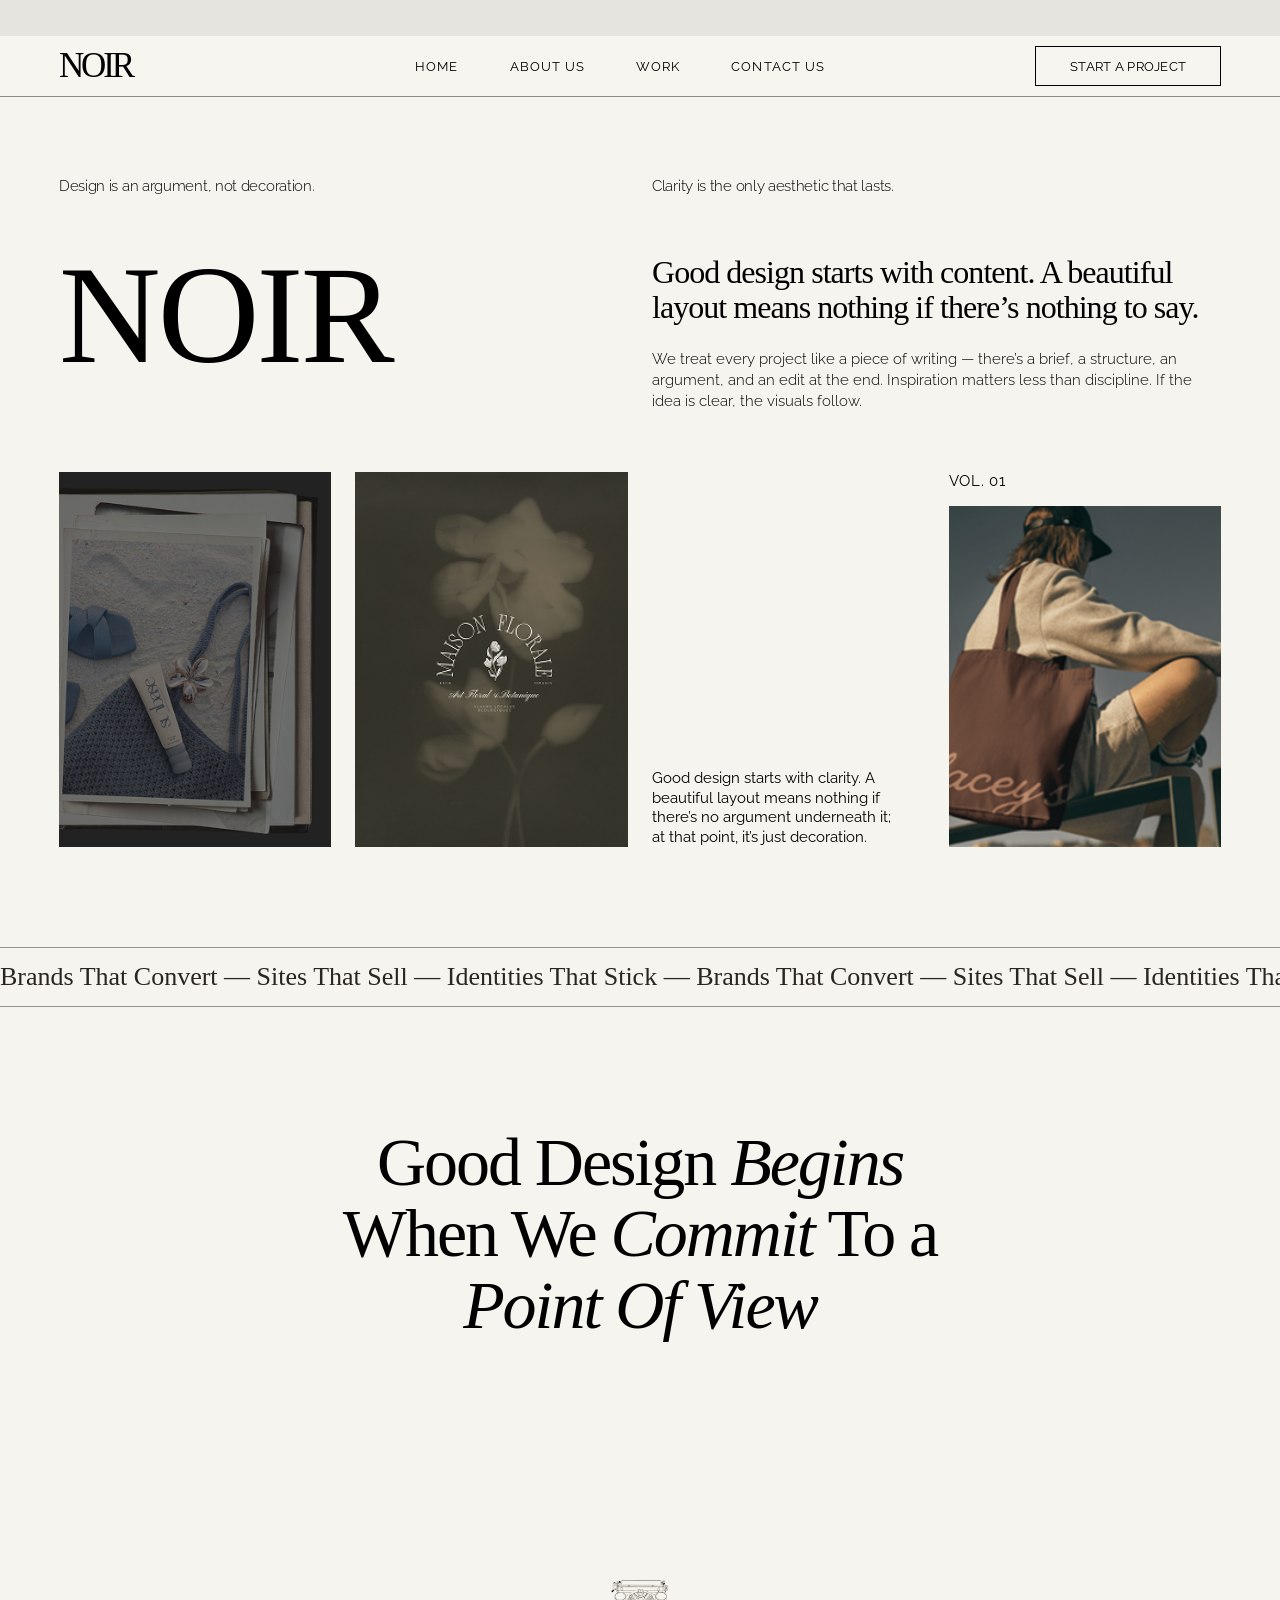
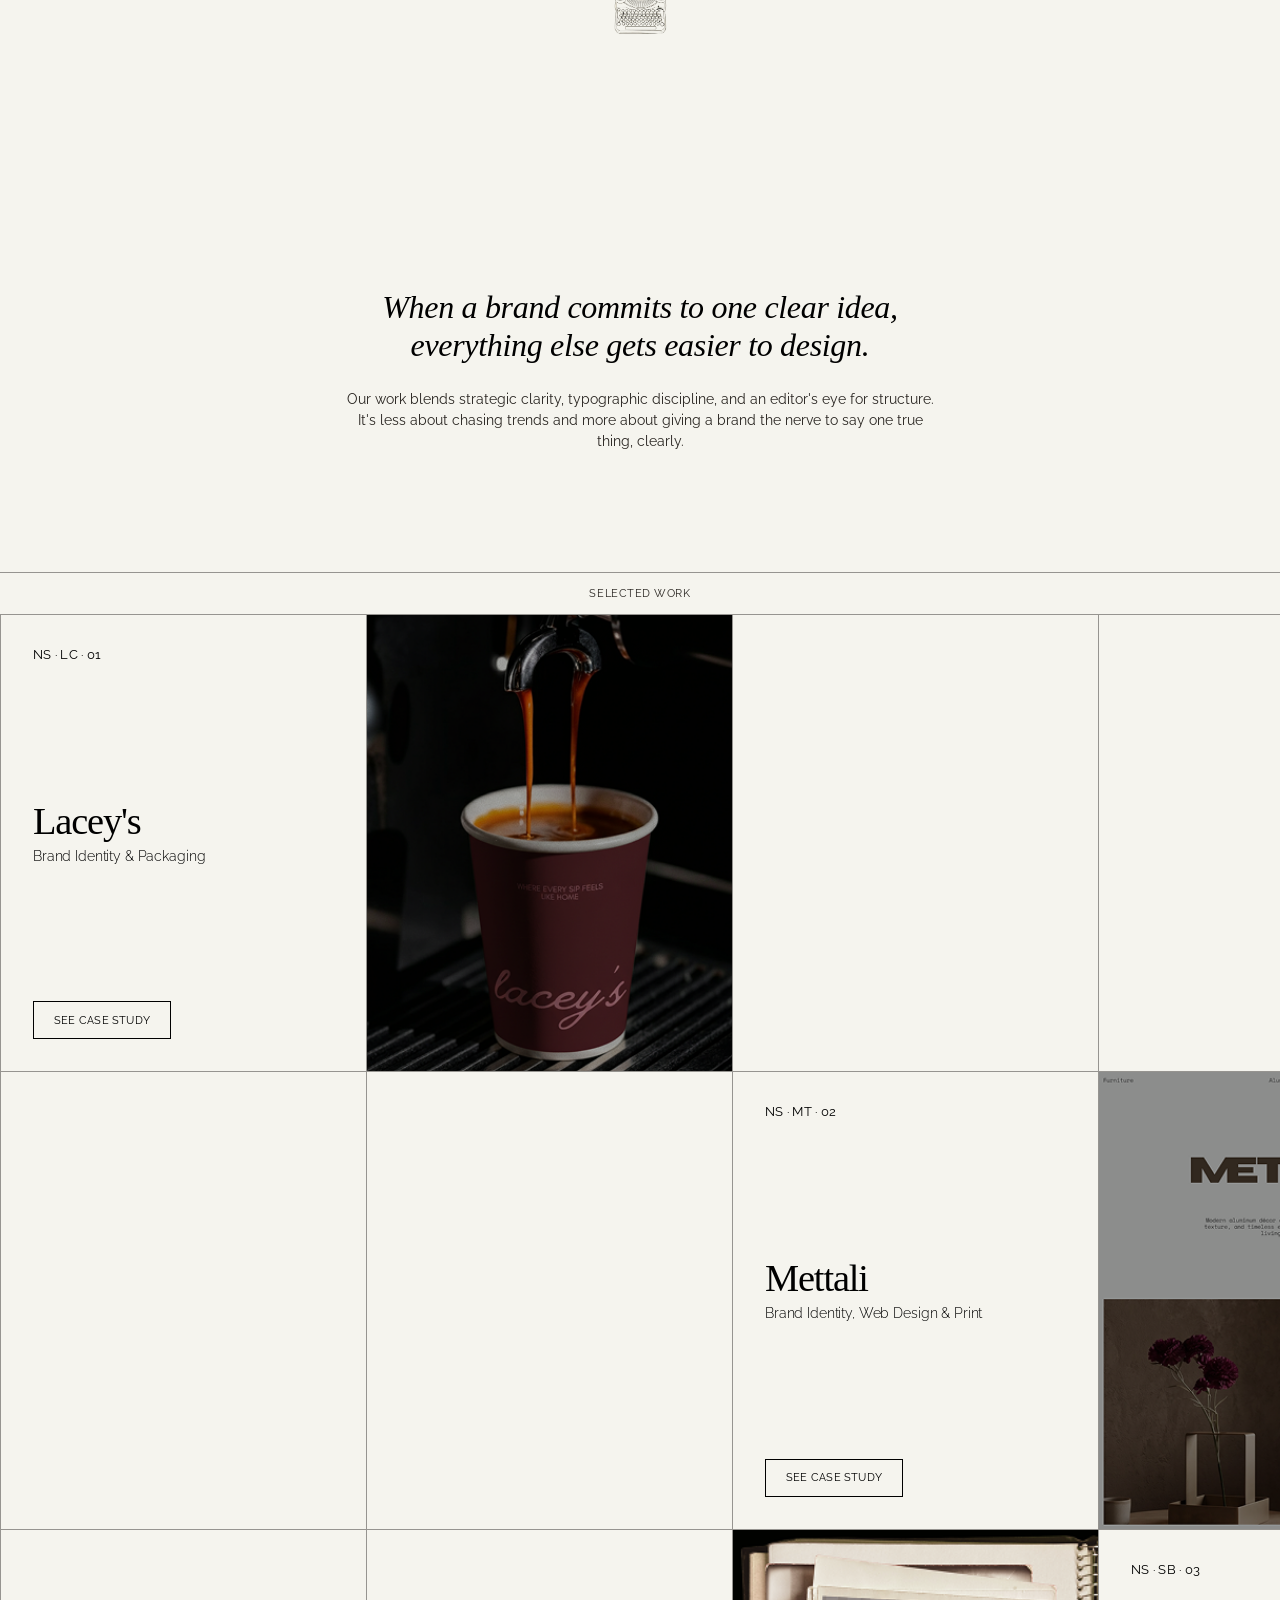
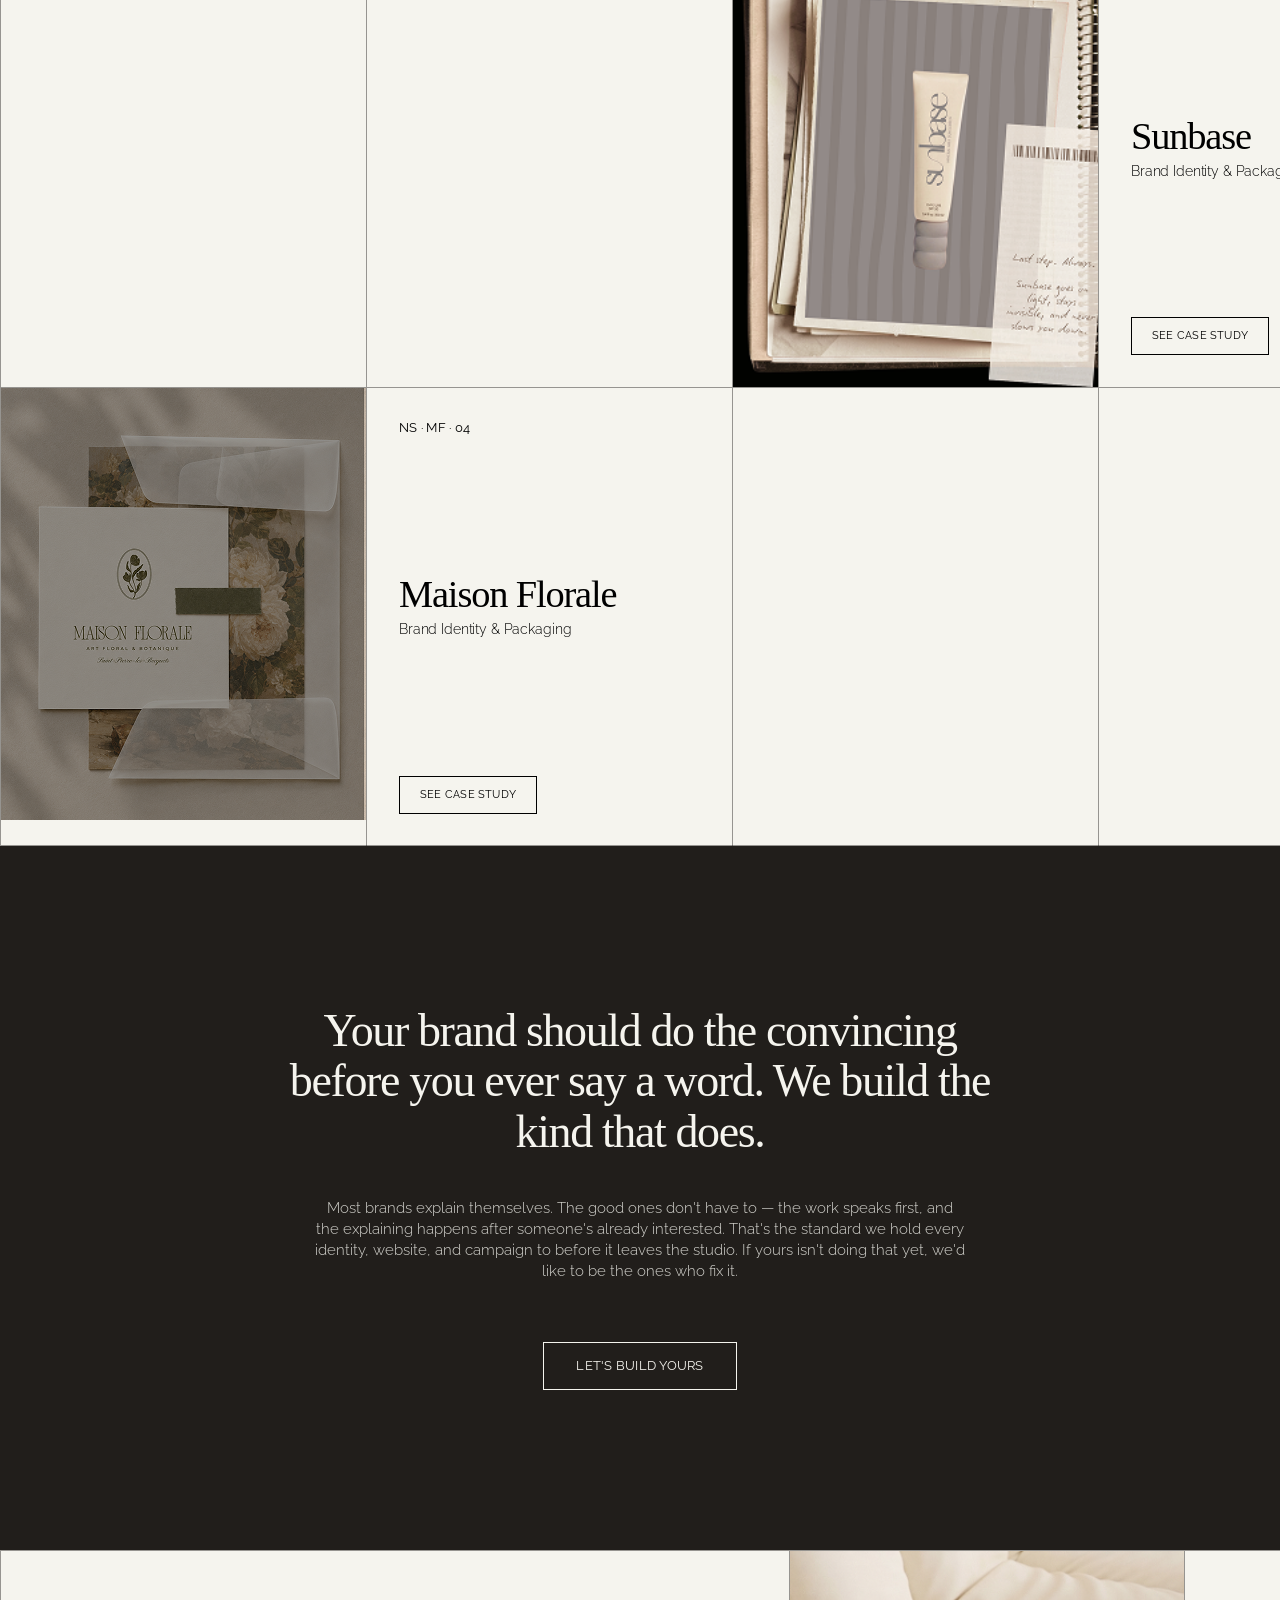
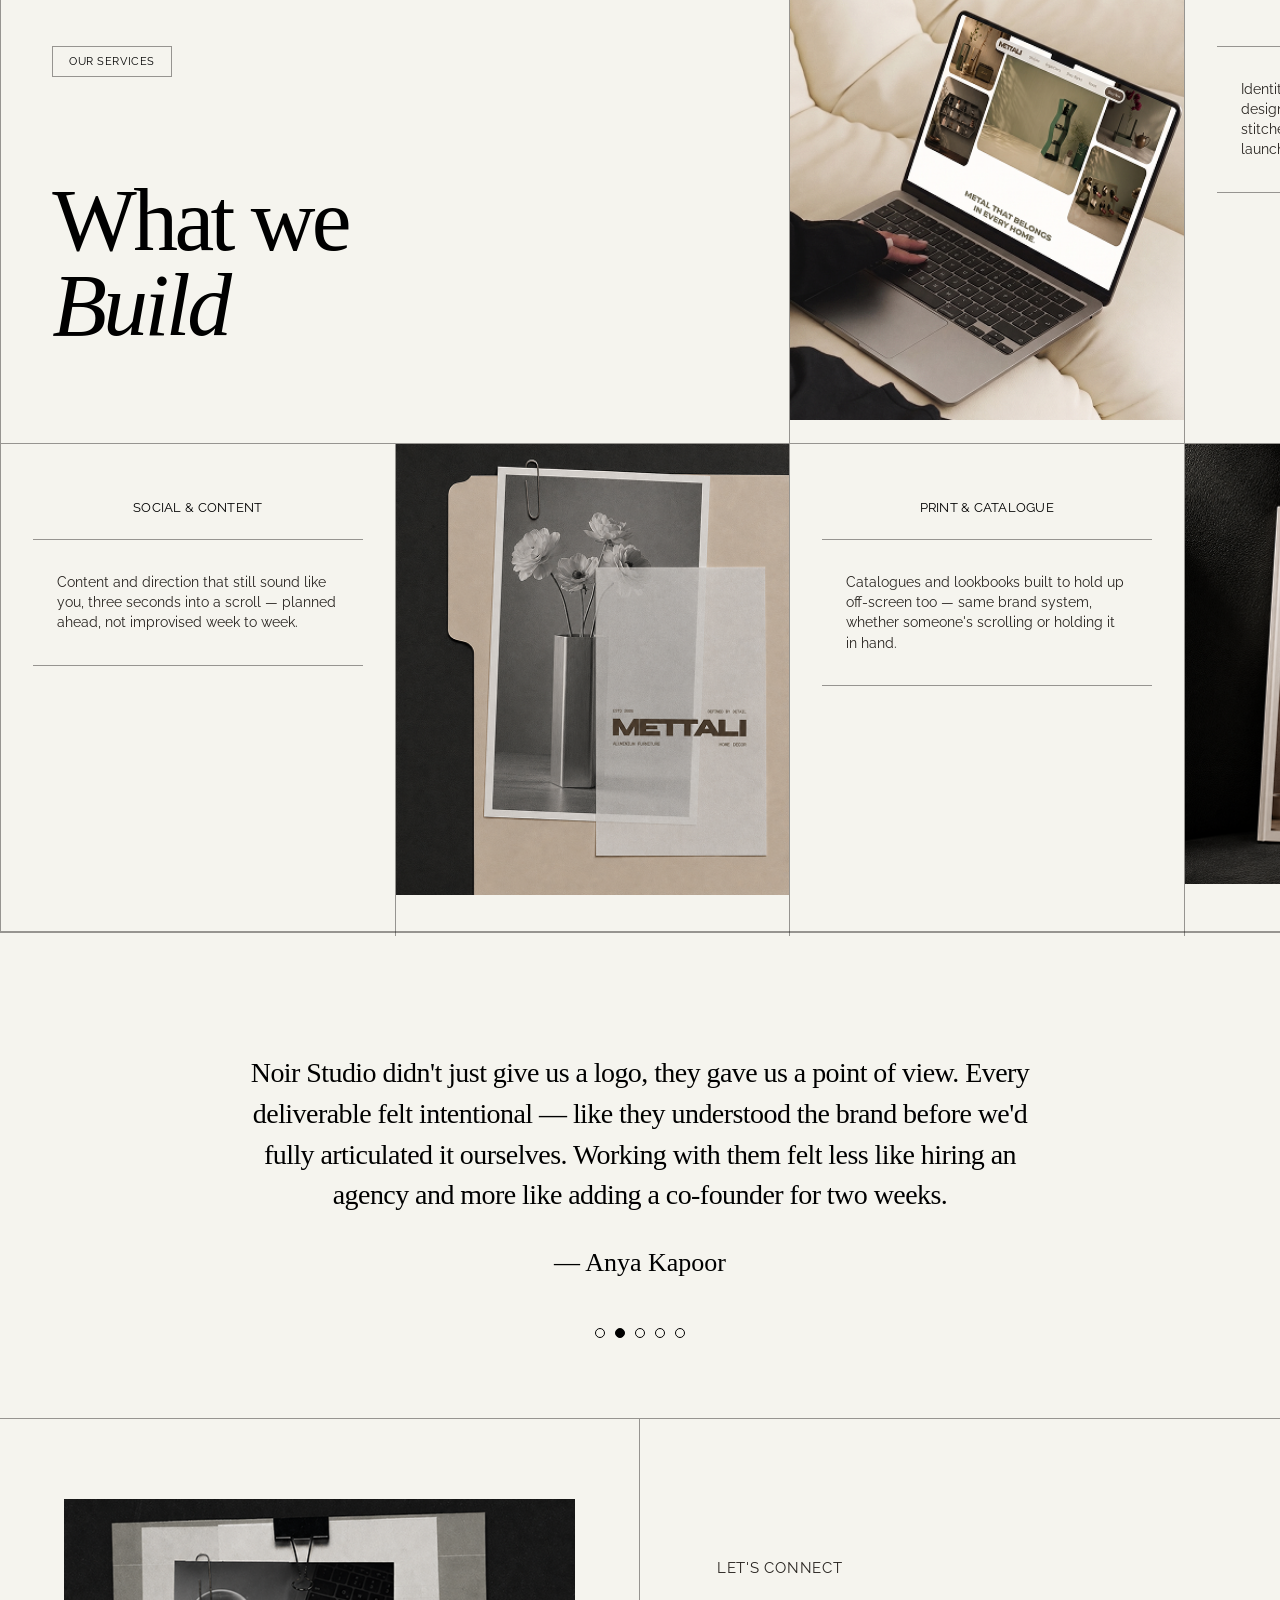
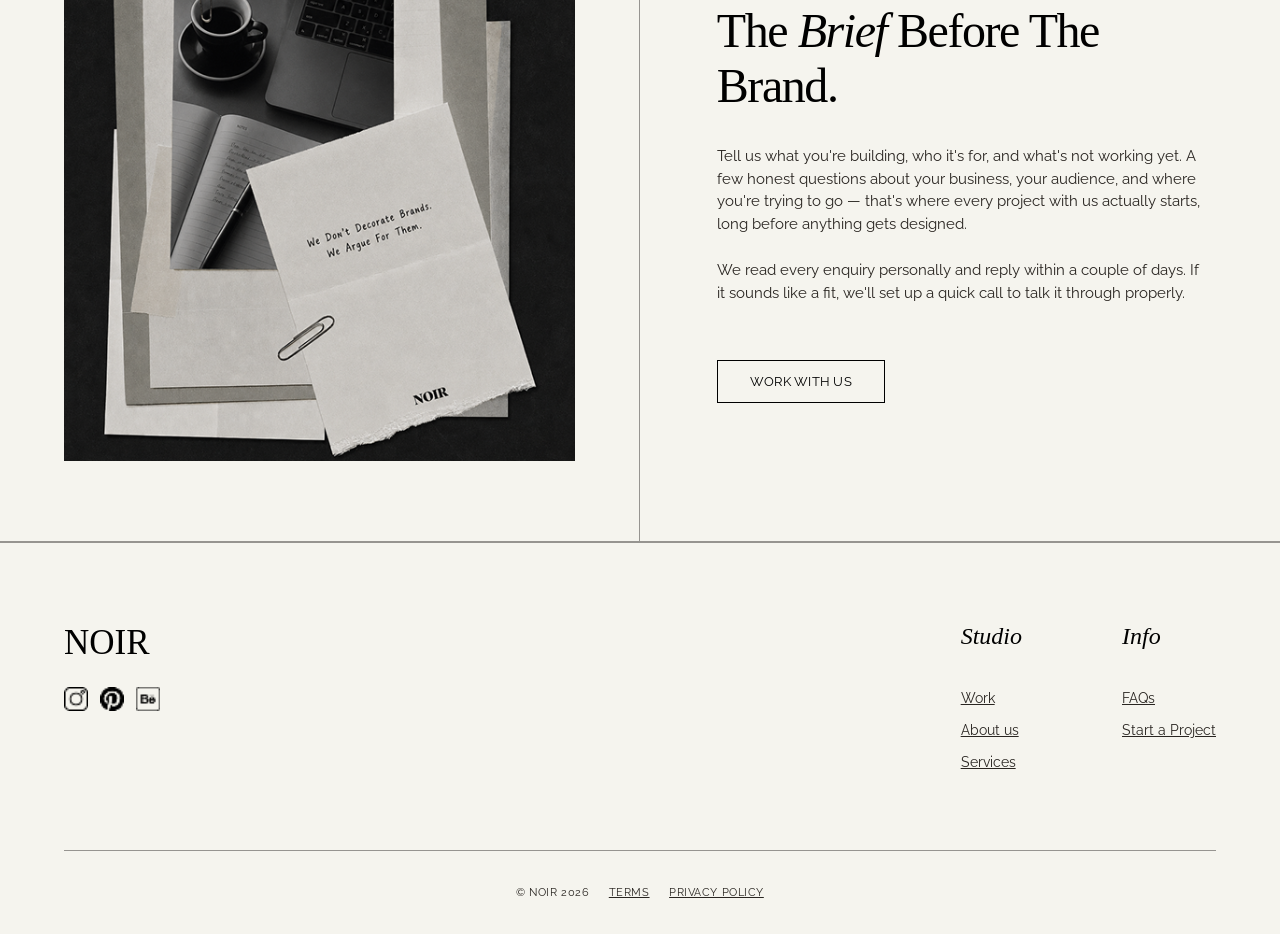
<file: index.html>
<!doctype html>
<html lang="en">
  <head>
    <meta charset="utf-8">
    <meta name="viewport" content="width=device-width, initial-scale=1">
    <title>NOIR Studio</title>
    <link rel="stylesheet" href="styles.css">

    <!-- Add this inside your <head> tag -->
<link rel="preconnect" href="https://fonts.googleapis.com">
<link rel="preconnect" href="https://fonts.gstatic.com" crossorigin>
<link href="https://fonts.googleapis.com/css2?family=Raleway:wght@300;400&display=swap" rel="stylesheet">

<meta name="viewport" content="width=device-width, initial-scale=1.0, maximum-scale=1.0, user-scalable=no">

  </head>
  <body>
    <header class="site-header">
      <a class="brand" href="#">NOIR</a>
      <nav aria-label="Primary navigation">
        <a href="#home">Home</a>
        <a href="#about">About us</a>
        <a href="#work">Work</a>
        <a href="#contact">Contact us</a>
      </nav>
      <a class="button small" href="#contact">Start a Project</a>
    </header>

<section class="hero">
  <div class="hero-kicker left">Design is an argument, not decoration.</div>
  <div class="hero-kicker right">Clarity is the only aesthetic that lasts.</div>

  <h1 class="hero-title">NOIR</h1>
  <article class="hero-copy">
    <h2>Good design starts with content. A beautiful layout means nothing if there’s nothing to say.</h2>
    <p>We treat every project like a piece of writing — there’s a brief, a structure, an argument, and an edit at the end. Inspiration matters less than discipline. If the idea is clear, the visuals follow.</p>
  </article>

  <div class="hero-img one">
    <img src="assets\Black and White Scrapbook Simple Modern  Handwritten Fashion Photo Collage Instagram Post (5) 1.png" alt="Sunbase Scrapbook">
  </div>
  
  <div class="hero-img two">
    <img src="assets\FoRME FLORAL (4) 1.png" alt="Maison Florale">
  </div>
  
  <p class="hero-note">Good design starts with clarity. A beautiful layout means nothing if there’s no argument underneath it; at that point, it’s just decoration.</p>
  
  <div class="hero-img three">
    <span class="vol-label">VOL. 01</span>
    <img src="assets\FoRME FLORAL (13) 1.png" alt="Lacey's Tote Bag">
  </div>
</section>

  <!-- MARQUEE SECTION -->
<div class="marquee-container">
  <div class="marquee-track">
    <!-- Set 1 -->
    <span>Brands That Convert — Sites That Sell — Identities That Stick — Brands That Convert — Sites That Sell — Identities That Stick — </span>
    <!-- Set 2 (Exact Duplicate) -->
    <span>Brands That Convert — Sites That Sell — Identities That Stick — Brands That Convert — Sites That Sell — Identities That Stick — </span>
  </div>
</div>

<!-- SELECTED WORK / MANIFESTO SECTION -->
<section id="about" class="manifesto border-bottom">
  <h2>Good Design <em>Begins</em><br>When We <em>Commit</em> To a<br><em>Point Of View</em></h2>
  
  <!-- IMPORTANT: Update this src to the exact filename of your typewriter icon -->
  <img class="manifesto-icon" src="assets/typewriter.png" alt="Vintage Typewriter Icon">
  <h3>When a brand commits to one clear idea,<br>everything else gets easier to design.</h3>
  
  <p>Our work blends strategic clarity, typographic discipline, and an editor's eye for structure. It's less about chasing trends and more about giving a brand the nerve to say one true thing, clearly.</p>
</section>


<div class="work-header">
        <span>SELECTED WORK</span>
      </div>

<section id="work" class="work-grid" aria-label="Selected work">
        
        <article class="work-cell text-cell">
          <p class="case-meta">NS · LC · 01</p>
          <div class="case-info">
            <h2>Lacey's</h2>
            <span>Brand Identity &amp; Packaging</span>
          </div>
          <a class="button" href="#">SEE CASE STUDY</a>
        </article>
        <div class="work-cell img-cell">
          <img src="assets/FoRME FLORAL (17) 1.png" alt="Lacey's packaging project">
        </div>
        <div class="work-cell empty-cell"></div>
        <div class="work-cell empty-cell"></div>

        <div class="work-cell empty-cell"></div>
        <div class="work-cell empty-cell"></div>
        <article class="work-cell text-cell">
          <p class="case-meta">NS · MT · 02</p>
          <div class="case-info">
            <h2>Mettali</h2>
            <span>Brand Identity, Web Design &amp; Print</span>
          </div>
          <a class="button" href="#">SEE CASE STUDY</a>
        </article>
        <div class="work-cell img-cell">
          <img src="assets/FoRME FLORAL (18) 1.png" alt="Mettali brand project">
        </div>

        <div class="work-cell empty-cell"></div>
        <div class="work-cell empty-cell"></div>
        <div class="work-cell img-cell">
           <img src="assets/FoRME FLORAL (14) 1.png" alt="Sunbase packaging project">
        </div>
        <article class="work-cell text-cell">
          <p class="case-meta">NS · SB · 03</p>
          <div class="case-info">
            <h2>Sunbase</h2>
            <span>Brand Identity &amp; Packaging</span>
          </div>
          <a class="button" href="#">SEE CASE STUDY</a>
        </article>

        <div class="work-cell img-cell">
           <img src="assets/FoRME FLORAL (16) 1.png" alt="Maison Florale stationery">
        </div>
        <article class="work-cell text-cell">
          <p class="case-meta">NS · MF · 04</p>
          <div class="case-info">
            <h2>Maison Florale</h2>
            <span>Brand Identity &amp; Packaging</span>
          </div>
          <a class="button" href="#">SEE CASE STUDY</a>
        </article>
        <div class="work-cell empty-cell"></div>
        <div class="work-cell empty-cell"></div>

      </section>




<!--Black Banner-->

      <section class="dark-cta">
        <h2>Your brand should do the convincing<br>before you ever say a word. We build the<br>kind that does.</h2>
        <p>Most brands explain themselves. The good ones don't have to — the work speaks first, and the explaining happens after someone's already interested. That's the standard we hold every identity, website, and campaign to before it leaves the studio. If yours isn't doing that yet, we'd like to be the ones who fix it.</p>
        <a class="button light" href="#contact">LET'S BUILD YOURS</a>
      </section>


<!--SERVICES GRID-->

      <section class="services-grid">
        
        <div class="srv-cell srv-title-span">
          <div class="srv-label">OUR SERVICES</div>
          <h2>What we<br><em>Build</em></h2>
        </div>
        
        <div class="srv-cell img-cell">
          <img src="assets/Gemini_Generated_Image_le39hle39hle39hl 1.png" alt="Brand and web design materials">
        </div>
        
        <div class="srv-cell text-cell">
          <h3>BRAND & WEB DESIGN</h3>
          <div class="srv-desc">
            <p>Identity and the website it lives on, designed together so nothing feels stitched on afterward — from logo to launch.</p>
          </div>
          <div class="srv-empty"></div>
        </div>

        <div class="srv-cell text-cell">
          <h3>SOCIAL & CONTENT</h3>
          <div class="srv-desc">
            <p>Content and direction that still sound like you, three seconds into a scroll — planned ahead, not improvised week to week.</p>
          </div>
          <div class="srv-empty"></div>
        </div>
        
        <div class="srv-cell img-cell">
          <img src="assets/ChatGPT Image Jun 18, 2026, 03_21_20 AM 1.png" alt="Social content brand system">
        </div>
        
        <div class="srv-cell text-cell">
          <h3>PRINT & CATALOGUE</h3>
          <div class="srv-desc">
            <p>Catalogues and lookbooks built to hold up off-screen too — same brand system, whether someone's scrolling or holding it in hand.</p>
          </div>
          <div class="srv-empty"></div>
        </div>
        
        <div class="srv-cell img-cell">
          <img src="assets/ChatGPT Image Jun 18, 2026, 03_46_11 AM 1.png" alt="Print catalogue project">
        </div>

      </section>





<!-- TESTIMONIAL -->
      <section class="testimonial">
        <blockquote>Noir Studio didn't just give us a logo, they gave us a point of view. Every deliverable felt intentional — like they understood the brand before we'd fully articulated it ourselves. Working with them felt less like hiring an agency and more like adding a co-founder for two weeks.</blockquote>
        <cite>— Anya Kapoor</cite>
        
        <div class="dots" aria-hidden="true">
          <span></span>
          <span class="active"></span>
          <span></span>
          <span></span>
          <span></span>
        </div>
      </section>

      <!-- CONTACT SECTION -->
      <section id="contact" class="contact-wrapper">
        <div class="contact-section">
          
          <!-- Left Image Column -->
          <div class="contact-image-col">
            <img src="assets/ChatGPT Image Jun 22, 2026, 02_27_43 AM 1.png" alt="Noir Studio Desk Moodboard">
          </div>
          
          <!-- Right Text Column -->
          <div class="contact-text-col">
            <p class="contact-label">LET'S CONNECT</p>
            <h2>The <em>Brief</em> Before The Brand.</h2>
            <p>Tell us what you're building, who it's for, and what's not working yet. A few honest questions about your business, your audience, and where you're trying to go — that's where every project with us actually starts, long before anything gets designed.</p>
            <p>We read every enquiry personally and reply within a couple of days. If it sounds like a fit, we'll set up a quick call to talk it through properly.</p>
            <a class="button" href="mailto:hello@noir.example">WORK WITH US</a>
          </div>
          
        </div>
      </section>
<footer class="footer">
  <div class="footer-content">
    
    <!-- Left Column: Logo & Socials -->
    <div class="footer-brand">
      <strong>NOIR</strong>
      <div class="socials">
        <a href="#"><img src="assets/instagram.png" alt="Instagram"></a>
        <a href="#"><img src="assets/pinterest.png" alt="Pinterest"></a>
        <a href="#"><img src="assets/behance.png" alt="Behance"></a>
      </div>
    </div>

    <!-- Right Columns: Navigation -->
    <div class="footer-navs">
      <div class="footer-col">
        <h3>Studio</h3>
        <a href="#work">Work</a>
        <a href="#about">About us</a>
        <a href="#">Services</a>
      </div>
      <div class="footer-col">
        <h3>Info</h3>
        <a href="#">FAQs</a>
        <a href="#contact">Start a Project</a>
      </div>
    </div>
  </div>

  <!-- Copyright Bar: This will now sit below the content -->
  <div class="footer-bottom">
    <p>&copy; NOIR 2026 <a href="#">TERMS</a> <a href="#">PRIVACY POLICY</a></p>
  </div>
</footer>
</file>
<file: styles.css>
:root {
  --paper: #f5f4ee;
  --paper-deep: #e6e4de;
  --ink: #000000;
  --muted: #292521;
  --rule: rgba(17, 16, 13, 0.42);
  --dark: #211e1b;
  --highlight: rgba(138, 28, 28, 0.2);
  --max: 1512px;
  --serif: "Ivy Journal", "New Icon Serif", "Didot", "Bodoni 72", "Times New Roman", serif;
  --sans: "Raleway", "Helvetica Neue", Arial, sans-serif;
}

* {
  box-sizing: border-box;
}

html {
  scroll-behavior: smooth;
}

body {
  margin: 0;
  background: var(--paper);
  color: var(--ink);
  font-family: var(--sans);
  font-size: 15px;
  letter-spacing: 0;
}

a {
  color: inherit;
  text-decoration: none;
}

.site-header {
  position: sticky;
  top: 0;
  z-index: 20;
  display: grid;
  grid-template-columns: 180px 1fr 220px;
  align-items: center;
  min-height: 97px;
  border-bottom: 1px solid var(--rule);
  background: linear-gradient(var(--paper-deep) 0 36px, rgba(245, 244, 238, 0.93) 36px);
  padding: 36px clamp(18px, 4.6vw, 70px) 0;
}

.brand {
  font-family: var(--serif);
  font-size: 35px;
  font-weight: 300;
  letter-spacing: -0.09em;
}

.site-header nav {
  display: flex;
  justify-content: center;
  gap: clamp(22px, 4vw, 58px);
  text-transform: uppercase;
  font-size: 13px;
  letter-spacing: 0.08em;
}

.button {
  display: inline-grid;
  place-items: center;
  min-height: 43px;
  border: 1px solid currentColor;
  padding: 0 22px;
  font-size: 13px;
  line-height: 1;
  text-transform: uppercase;
  letter-spacing: 0.02em;
  background: transparent;
}

.button.small {
  justify-self: end;
  min-width: 186px;
  min-height: 40px;
}




.hero {
  display: grid;
  grid-template-columns: repeat(12, 1fr);
  row-gap: 60px;
  column-gap: 24px;
  padding: 80px clamp(24px, 4.6vw, 70px) 100px;
  max-width: var(--max);
  margin: 0 auto;
}

.hero-kicker {
  font-size: 15px;
  font-weight: 300;
  letter-spacing: -0.02em;
}

.hero-kicker.left { grid-column: 1 / 7; }
.hero-kicker.right { grid-column: 7 / 13; }

.hero-title {
  grid-column: 1 / 7;
  margin: 0;
  font-family: "New Icon Serif", var(--serif);
  font-size: clamp(80px, 11vw, 175px);
  font-weight: 300;
  line-height: 0.85;
  letter-spacing: -0.02em;
}

.hero-copy {
  grid-column: 7 / 13;
  display: flex;
  flex-direction: column;
  gap: 24px;
}

.hero-copy h2 {
  margin: 0;
  font-family: var(--serif);
  font-size: clamp(24px, 2.5vw, 36px);
  font-weight: 300;
  line-height: 1.1;
  letter-spacing: -0.03em;
}

.hero-copy p {
  margin: 0;
  font-size: 15px;
  font-weight: 300;
  line-height: 1.4;
  max-width: 600px;
}

.hero-img.one { grid-column: 1 / 4; }
.hero-img.two { grid-column: 4 / 7; }

.hero-note {
  grid-column: 7 / 10;
  align-self: end;
  margin: 0;
  font-size: 15px;
  line-height: 1.3;
  padding-right: 20px;
}

.hero-img.three {
  grid-column: 10 / 13;
  display: flex;
  flex-direction: column;
  gap: 16px;
  align-self: end;
}

.vol-label {
  font-size: 15px;
  letter-spacing: 0.05em;
}

.hero-img img {
  width: 100%;
  height: 100%;
  aspect-ratio: 4 / 5;
  object-fit: cover;
}



/* --- MOVING MARQUEE BANNER --- */
.marquee-container {
  width: 100%;
  overflow: hidden;
  border-top: 1px solid var(--rule);
  border-bottom: 1px solid var(--rule);
  padding: 14px 0;
  background: var(--paper);
}

.marquee-track {
  display: flex;
  white-space: nowrap;
  width: max-content;
  /* The animation runs for 20 seconds, infinitely, at a constant speed */
  animation: marquee-scroll 20s linear infinite;
}

.marquee-track span {
  font-family: var(--serif);
  font-size: 26px;
  font-weight: 300;
  color: var(--muted);
  padding-right: 8px; /* Adds a tiny gap before the text repeats */
}

/* Keyframes to move the track to the left by exactly half its width */
@keyframes marquee-scroll {
  0% {
    transform: translateX(0);
  }
  100% {
    transform: translateX(-50%);
  }
}

/* --- MANIFESTO / SELECTED WORK --- */
.manifesto {
  display: flex;
  flex-direction: column;
  align-items: center;
  justify-content: center;
  padding: 120px 24px;
  text-align: center;
}

.manifesto h2 {
  margin: 0;
  font-family: var(--serif);
  font-size: clamp(40px, 5.5vw, 68px);
  font-weight: 300;
  line-height: 1.05;
  letter-spacing: -0.03em;
  color: var(--ink);
}

/* Uses your custom IvyJournal font for the beautiful italics */
.manifesto h2 em {
  font-family: "IvyJournal", var(--serif);
  font-style: italic;
  font-weight: 300;
}

.manifesto-icon {
  width: 175px; /* Adjust this size if the typewriter is too big/small */
  height: auto;
  margin: 164px 0;
}

.manifesto h3 {
  margin: 0 0 24px;
  font-family: "IvyJournal", var(--serif);
  font-size: clamp(22px, 2.5vw, 32px);
  font-style: italic;
  font-weight: 300;
  line-height: 1.2;
  letter-spacing: -0.01em;
  color: var(--ink);
}

.manifesto p {
  margin: 0;
  font-family: var(--sans);
  font-size: 14px;
  font-weight: 400;
  line-height: 1.5;
  color: var(--muted);
  max-width: 600px; 
}





/* --- WORK GRID --- */
/* --- SELECTED WORK HEADER --- */
.work-header {
  width: 100%;
  text-align: center;
  padding: 14px 0;
  font-size: 11px;
  font-family: var(--sans);
  letter-spacing: 0.05em;
  text-transform: uppercase;
  border-top: 1px solid var(--rule);
  border-bottom: 1px solid var(--rule);
  color: var(--muted);
}

.work-grid {
  display: grid;
  grid-template-columns: repeat(4, 1fr);
  max-width: var(--max);
  margin: 0 auto;
  border-left: 1px solid var(--rule);
  /* The bottom border of the whole section */
  border-bottom: 1px solid var(--rule); 
}

/* Base styling for EVERY square in the grid */
.work-cell {
  border-right: 1px solid var(--rule);
  border-bottom: 1px solid var(--rule);
  aspect-ratio: 4 / 5; /* This locks every cell into a perfect matching rectangle */
  display: flex;
  flex-direction: column;
}

/* Removes the right border on the last cell of every row so it doesn't double up */
.work-cell:nth-child(4n) {
  border-right: none;
}

/* Removes the bottom border on the last row */
.work-cell:nth-last-child(-n+4) {
  border-bottom: none;
}

/* The Text Cells */
.text-cell {
  padding: 32px;
  justify-content: space-between;
}

.case-meta {
  margin: 0;
  font-size: 13px;
  letter-spacing: 0.02em;
}

.case-info h2 {
  margin: 0 0 4px;
  font-family: var(--serif);
  font-size: clamp(28px, 3vw, 42px);
  font-weight: 300;
  letter-spacing: -0.03em;
}

.case-info span {
  font-size: 14px;
  font-weight: 300;
  letter-spacing: -0.01em;
}

.text-cell .button {
  align-self: flex-start;
  padding: 0 20px;
  min-height: 38px;
  font-size: 11px;
}

/* The Image Cells */
.img-cell {
  padding: 0;
}

/* The Empty Cells */
.empty-cell {
  background-color: transparent;
}





/* --- DARK CTA --- */
.dark-cta {
  display: flex;
  flex-direction: column;
  align-items: center;
  justify-content: center;
  padding: 160px 24px;
  background-color: var(--dark);
  color: var(--paper);
  text-align: center;
}

.dark-cta h2 {
  max-width: 800px;
  margin: 0 0 40px;
  font-family: var(--serif);
  font-size: clamp(32px, 4vw, 46px);
  font-weight: 300;
  line-height: 1.1;
  letter-spacing: -0.03em;
}

.dark-cta p {
  max-width: 650px;
  margin: 0 0 60px;
  font-family: var(--sans);
  font-size: 15px;
  font-weight: 300;
  line-height: 1.4;
  color: rgba(245, 244, 238, 0.85); /* Slightly dims the white text for readability */
}

/* Specific styling for buttons sitting on dark backgrounds */
.button.light {
  border-color: var(--paper);
  color: var(--paper);
  padding: 0 32px;
  min-height: 48px;
}

.button.light:hover {
  background-color: var(--paper);
  color: var(--dark);
  transition: all 0.3s ease;
}





/* --- SERVICES GRID --- */
.services-grid {
  display: grid;
  grid-template-columns: repeat(4, 1fr);
  max-width: var(--max);
  margin: 0 auto;
  border-left: 1px solid var(--rule);
  border-bottom: 1px solid var(--rule);
}

.srv-cell {
  border-right: 1px solid var(--rule);
  border-top: 1px solid var(--rule);
  display: flex;
  flex-direction: column;
}

/* Forces the 1-column cells to be perfectly matched rectangles */
.srv-cell:not(.srv-title-span) {
  aspect-ratio: 4 / 5;
}

/* --- The 2-Column Title Cell --- */
.srv-title-span {
  grid-column: 1 / 3;
  padding: 40px clamp(24px, 4vw, 60px);
  justify-content: center;
  align-items: flex-start;
}

.srv-label {
  border: 1px solid var(--rule);
  padding: 8px 16px;
  font-size: 11px;
  text-transform: uppercase;
  letter-spacing: 0.05em;
  margin-bottom: clamp(40px, 8vw, 100px);
}

.srv-title-span h2 {
  font-family: var(--serif);
  font-size: clamp(50px, 7vw, 90px);
  font-weight: 300;
  line-height: 0.95;
  margin: 0;
  letter-spacing: -0.04em;
}

.srv-title-span h2 em {
  font-style: italic;
}

/* --- The Text Cells --- */
.srv-cell.text-cell {
  display: grid;
  grid-template-rows: auto auto 1fr;
}

.srv-cell h3 {
  margin: 0;
  padding: 24px;
  font-size: 13px;
  font-weight: 400;
  text-transform: uppercase;
  letter-spacing: 0.02em;
  text-align: center;
  border-bottom: 1px solid var(--rule);
}

.srv-desc {
  padding: 32px 24px;
  border-bottom: 1px solid var(--rule);
}

.srv-desc p {
  margin: 0;
  font-size: 14px;
  line-height: 1.45;
  color: var(--muted);
}

/* The empty space below the text */
.srv-empty {
  background-color: transparent;
}

.srv-cell.img-cell {
  padding: 0;
}










/* --- TESTIMONIAL --- */
.testimonial {
  display: flex;
  flex-direction: column;
  align-items: center;
  padding: 120px 24px 80px;
  text-align: center;
  width: 100%;
  /* This forces the lines to stretch edge-to-edge above and below the testimonial */
  border-top: 1px solid var(--rule);
  border-bottom: 1px solid var(--rule); 
}

.testimonial blockquote {
  max-width: 820px;
  margin: 0 0 32px;
  font-family: var(--serif);
  font-size: clamp(22px, 2.5vw, 28px);
  font-weight: 300;
  line-height: 1.45;
  letter-spacing: -0.02em;
  color: var(--ink);
}

.testimonial cite {
  font-family: "Brush Script MT", "Segoe Script", cursive;
  font-size: 26px;
  font-style: normal;
  color: var(--ink);
}

.dots {
  display: flex;
  gap: 10px;
  margin-top: 50px;
}

.dots span {
  width: 10px;
  height: 10px;
  border: 1px solid var(--ink);
  border-radius: 50%;
}

.dots .active {
  background-color: var(--ink);
}

/* --- CONTACT SECTION --- */
.contact-section {
  display: grid;
  grid-template-columns: 1fr 1fr;
  max-width: var(--max);
  margin: 0 auto;
}

/* Left side with the image */
.contact-image-col {
  padding: 80px clamp(24px, 5vw, 80px);
  border-right: 1px solid var(--rule); /* This creates the center dividing line */
  display: flex;
  align-items: center;
  justify-content: center;
}

.contact-image-col img {
  width: 100%;
  height: auto;
  aspect-ratio: 1 / 1.1; /* Keeps the moodboard portrait-oriented */
  object-fit: cover;
}

/* Right side with the text */
.contact-text-col {
  padding: 100px clamp(24px, 6vw, 100px);
  display: flex;
  flex-direction: column;
  justify-content: center;
  align-items: flex-start;
}

.contact-label {
  font-size: 11px;
  font-family: var(--sans);
  text-transform: uppercase;
  letter-spacing: 0.05em;
  margin: 0 0 40px;
}

.contact-text-col h2 {
  font-family: var(--serif);
  font-size: clamp(36px, 4vw, 48px);
  font-weight: 300;
  margin: 0 0 32px;
  letter-spacing: -0.03em;
}

.contact-text-col h2 em {
  font-style: italic;
  font-family: "IvyJournal", var(--serif);
}

.contact-text-col p {
  font-family: var(--sans);
  font-size: 15px;
  line-height: 1.5;
  margin: 0 0 24px;
  color: var(--muted);
  max-width: 500px;
}

.contact-text-col .button {
  margin-top: 32px;
  padding: 0 32px;
}



/* New full-width wrapper to hold the bottom line */
.contact-wrapper {
  width: 100%;
  border-bottom: 1px solid var(--rule);
}

.contact-section {
  display: grid;
  grid-template-columns: 1fr 1fr;
  max-width: var(--max);
  margin: 0 auto;
}



/* --- FOOTER --- */
.footer {
  display: flex;
  flex-direction: column; /* Ensures footer content stacks vertically */
  padding: 80px clamp(24px, 5vw, 80px) 0;
  color: var(--muted);
  border-top: 1px solid var(--rule);
}

.footer-content {
  display: flex;
  justify-content: space-between; /* Pushes Brand to far left and Navs to far right */
  margin-bottom: 80px;
  width: 100%;
}

.footer-brand strong {
  display: block;
  font-family: var(--serif);
  font-size: 35px;
  font-weight: 300;
  margin-bottom: 24px;
  color: var(--ink);
}

/* Social Icons */
.socials {
  display: flex;
  gap: 12px;
  align-items: center;
}

.socials a {
  display: block;
  width: 24px;
  height: 24px;
}

.socials img {
  width: 100%;
  height: 100%;
  object-fit: contain;
}

/* Navigation Columns */
.footer-navs {
  display: flex;
  flex-direction: row;
  gap: clamp(40px, 8vw, 100px);
  text-align: left;
}

.footer-col {
  display: flex;
  flex-direction: column;
  gap: 16px;
}

.footer-col h3 {
  font-family: var(--serif);
  font-size: 24px;
  font-weight: 300;
  font-style: italic;
  margin: 0 0 24px;
  color: var(--ink);
}

.footer-col a,
.footer-col a:visited {
  margin: 0;
  font-family: var(--sans);
  font-size: 14px;
  color: var(--muted);
  text-decoration: underline;
}

.footer-col a:hover {
  color: var(--ink);
  transition: color 0.3s ease;
}

/* Copyright Bar */
.footer-bottom {
  width: 100%;
  border-top: 1px solid var(--rule);
  padding: 24px 0;
  text-align: center;
  font-size: 11px;
  letter-spacing: 0.05em;
  text-transform: uppercase;
}

.footer-bottom p a {
  margin-left: 16px;
  text-decoration: underline;
  color: var(--muted);
}
</file>
